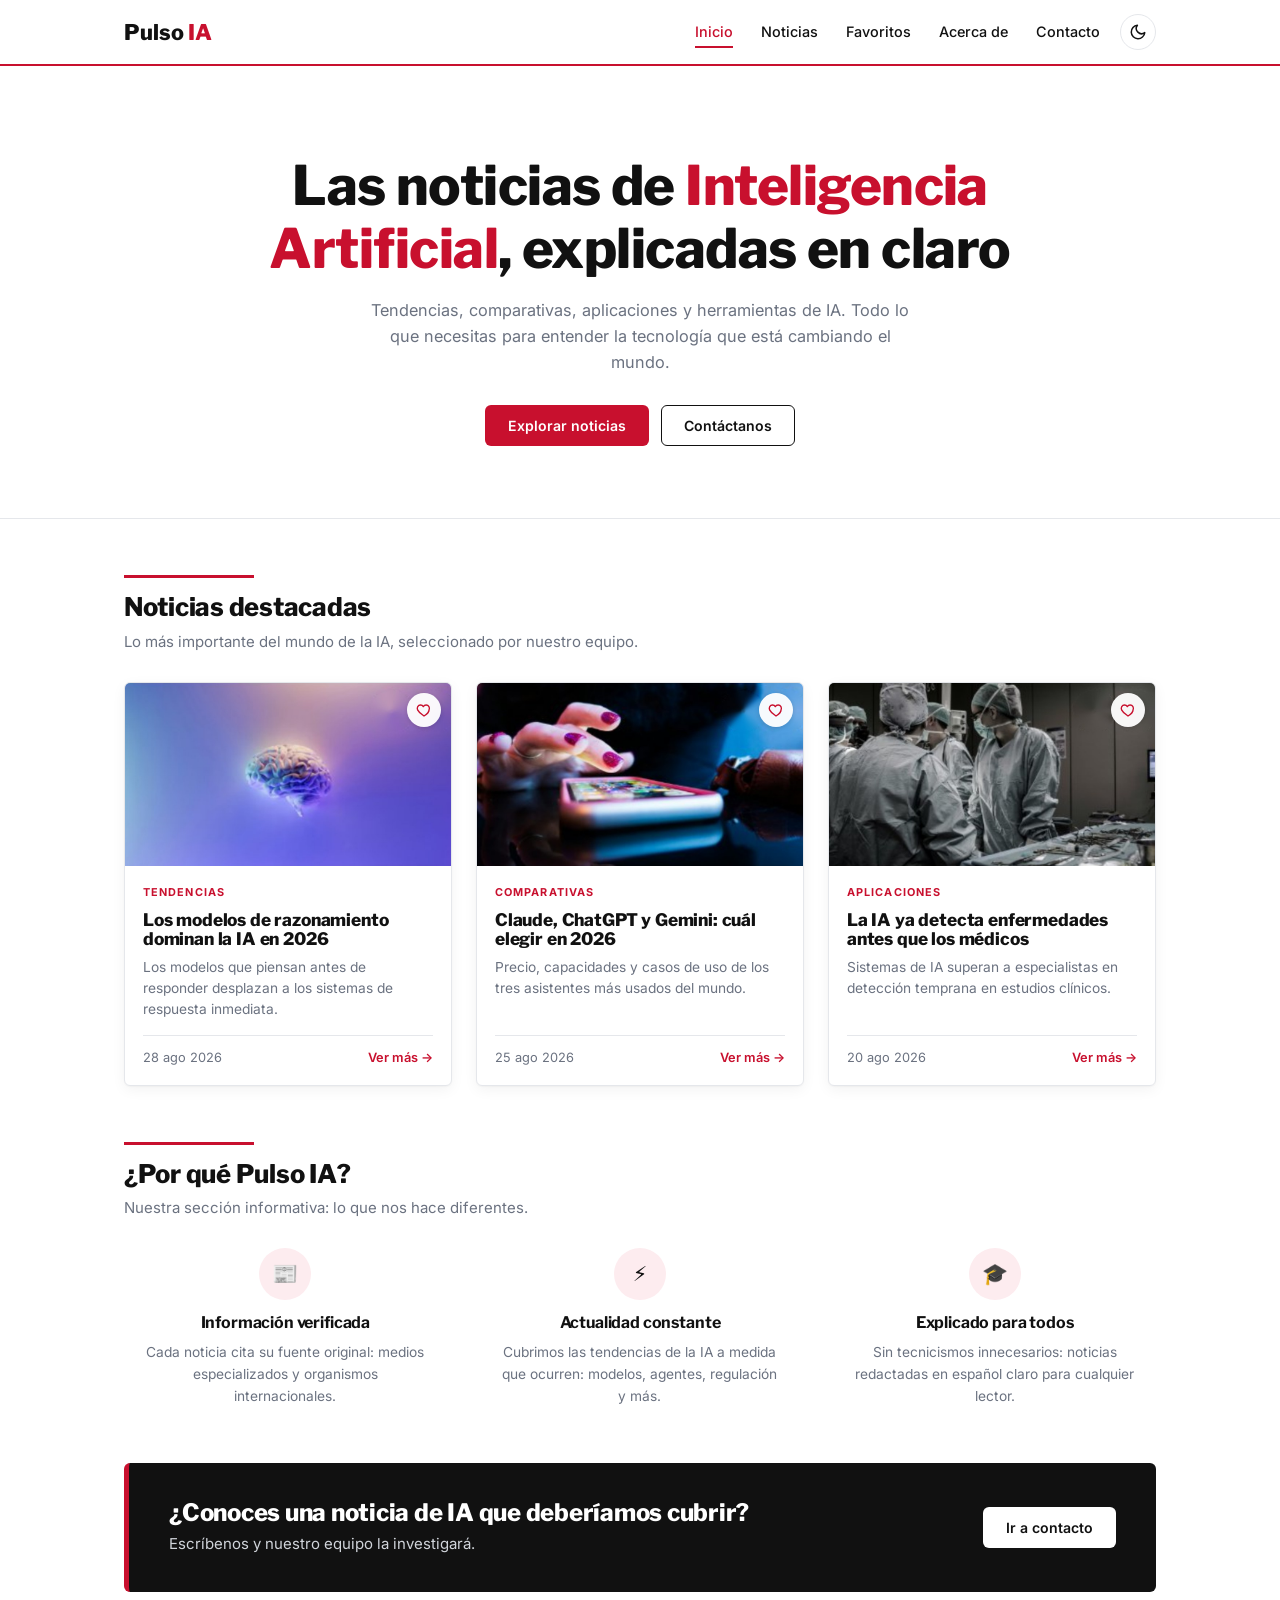
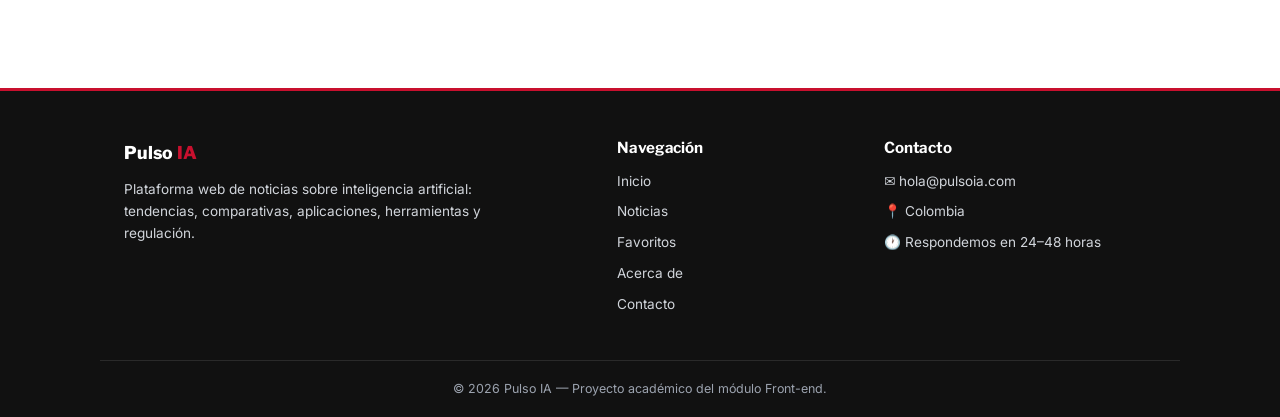
<file: index.html>
<!DOCTYPE html>
<html lang="es">
<head>
  <meta charset="UTF-8">
  <meta name="viewport" content="width=device-width, initial-scale=1.0">
  <meta name="description" content="Pulso IA: noticias de inteligencia artificial explicadas en claro.">
  <title>Pulso IA — Noticias de Inteligencia Artificial</title>
  <!-- Tipografías de Google Fonts (si no hay internet, se usan las de respaldo del CSS) -->
  <link rel="preconnect" href="https://fonts.googleapis.com">
  <link rel="preconnect" href="https://fonts.gstatic.com" crossorigin>
  <link href="https://fonts.googleapis.com/css2?family=Inter:wght@400;500;600&family=Libre+Franklin:wght@700;800&display=swap" rel="stylesheet">
  <link rel="stylesheet" href="css/estilos.css">
  <!-- Se carga en el head para aplicar el tema antes de pintar (evita parpadeo) -->
  <script src="js/tema.js"></script>
</head>
<!-- data-pagina le dice a componentes.js qué enlace del menú marcar como activo -->
<body data-pagina="inicio">

  <header id="encabezado" class="encabezado"></header>

  <main>
    <!-- (b) Sección de bienvenida (hero) -->
    <section class="hero">
      <div class="contenedor">
        <h1>Las noticias de <em>Inteligencia Artificial</em>, explicadas en claro</h1>
        <p>Tendencias, comparativas, aplicaciones y herramientas de IA. Todo lo que necesitas
           para entender la tecnología que está cambiando el mundo.</p>
        <div class="hero__botones">
          <a href="noticias.html" class="btn btn--primario">Explorar noticias</a>
          <a href="contacto.html" class="btn btn--secundario">Contáctanos</a>
        </div>
      </div>
    </section>

    <!-- (c) Noticias destacadas: las tarjetas las crea js/inicio.js -->
    <section class="seccion">
      <div class="contenedor">
        <div class="titulo-seccion">
          <h2>Noticias destacadas</h2>
          <p>Lo más importante del mundo de la IA, seleccionado por nuestro equipo.</p>
        </div>
        <div class="cuadricula" id="destacadas" aria-live="polite"></div>
      </div>
    </section>

    <!-- (d) Sección informativa -->
    <section class="seccion" style="padding-top:0">
      <div class="contenedor">
        <div class="titulo-seccion">
          <h2>¿Por qué Pulso IA?</h2>
          <p>Nuestra sección informativa: lo que nos hace diferentes.</p>
        </div>
        <div class="valores">
          <article class="valor">
            <div class="valor__icono" aria-hidden="true">📰</div>
            <h3>Información verificada</h3>
            <p>Cada noticia cita su fuente original: medios especializados y organismos internacionales.</p>
          </article>
          <article class="valor">
            <div class="valor__icono" aria-hidden="true">⚡</div>
            <h3>Actualidad constante</h3>
            <p>Cubrimos las tendencias de la IA a medida que ocurren: modelos, agentes, regulación y más.</p>
          </article>
          <article class="valor">
            <div class="valor__icono" aria-hidden="true">🎓</div>
            <h3>Explicado para todos</h3>
            <p>Sin tecnicismos innecesarios: noticias redactadas en español claro para cualquier lector.</p>
          </article>
        </div>
      </div>
    </section>

    <!-- (e) Banner de llamado a la acción -->
    <section class="seccion" style="padding-top:0">
      <div class="contenedor">
        <div class="cta">
          <div>
            <h2>¿Conoces una noticia de IA que deberíamos cubrir?</h2>
            <p>Escríbenos y nuestro equipo la investigará.</p>
          </div>
          <a href="contacto.html?asunto=Propuesta%20de%20noticia" class="btn btn--claro">Ir a contacto</a>
        </div>
      </div>
    </section>
  </main>

  <footer id="pie" class="pie"></footer>

  <!-- El orden importa: primero los datos, luego los componentes y al final la página -->
  <script src="js/noticias-semilla.js"></script>
  <script src="js/datos.js"></script>
  <script src="js/componentes.js"></script>
  <script src="js/inicio.js"></script>
</body>
</html>
</file>
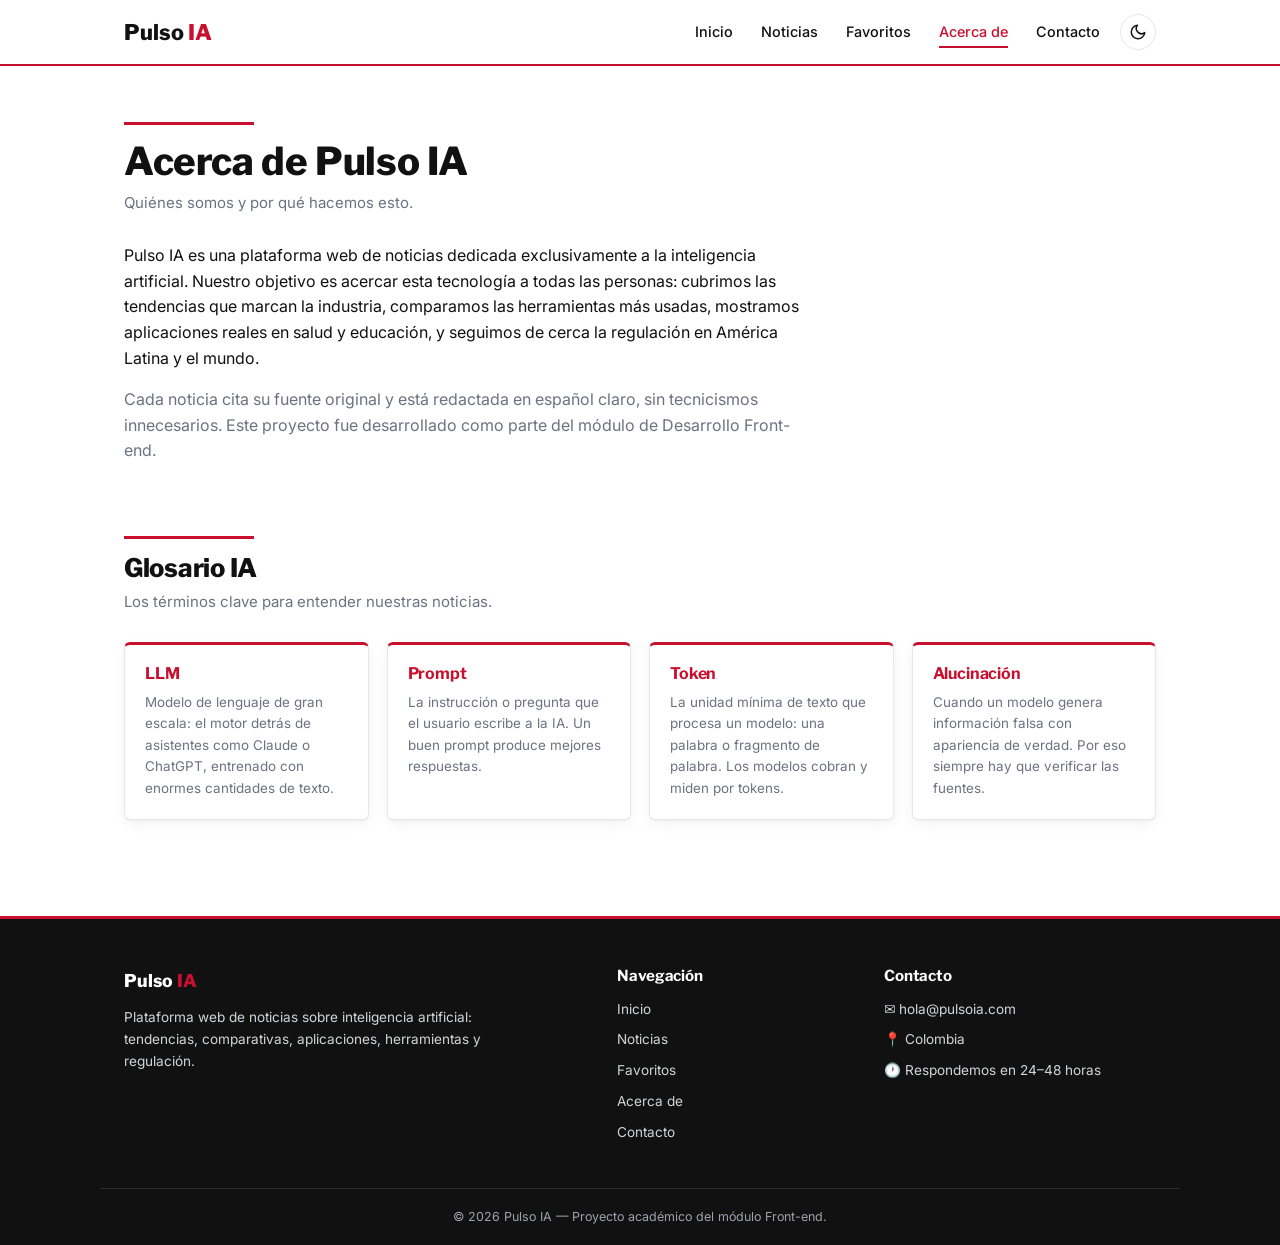
<file: acerca.html>
<!DOCTYPE html>
<html lang="es">
<head>
  <meta charset="UTF-8">
  <meta name="viewport" content="width=device-width, initial-scale=1.0">
  <title>Acerca de — Pulso IA</title>
  <link rel="preconnect" href="https://fonts.googleapis.com">
  <link rel="preconnect" href="https://fonts.gstatic.com" crossorigin>
  <link href="https://fonts.googleapis.com/css2?family=Inter:wght@400;500;600&family=Libre+Franklin:wght@700;800&display=swap" rel="stylesheet">
  <link rel="stylesheet" href="css/estilos.css">
  <!-- Se carga en el head para aplicar el tema antes de pintar (evita parpadeo) -->
  <script src="js/tema.js"></script>
</head>
<body data-pagina="acerca">

  <header id="encabezado" class="encabezado"></header>

  <main>
    <!-- (a) y (b) Presentación del proyecto -->
    <section class="seccion">
      <div class="contenedor">
        <div class="titulo-seccion">
          <h1>Acerca de Pulso IA</h1>
          <p>Quiénes somos y por qué hacemos esto.</p>
        </div>
        <div class="acerca__texto">
          <p>Pulso IA es una plataforma web de noticias dedicada exclusivamente a la inteligencia
             artificial. Nuestro objetivo es acercar esta tecnología a todas las personas: cubrimos
             las tendencias que marcan la industria, comparamos las herramientas más usadas,
             mostramos aplicaciones reales en salud y educación, y seguimos de cerca la regulación
             en América Latina y el mundo.</p>
          <p class="destacado">Cada noticia cita su fuente original y está redactada en español claro,
             sin tecnicismos innecesarios. Este proyecto fue desarrollado como parte del módulo de
             Desarrollo Front-end.</p>
        </div>
      </div>
    </section>

    <!-- (c) Glosario IA -->
    <section class="seccion" style="padding-top:0">
      <div class="contenedor">
        <div class="titulo-seccion">
          <h2>Glosario IA</h2>
          <p>Los términos clave para entender nuestras noticias.</p>
        </div>
        <!-- <dl> (lista de definiciones) es la etiqueta semántica ideal para un glosario,
             pero usamos <article> para poder darle a cada término su tarjeta -->
        <div class="glosario">
          <article class="termino">
            <h3>LLM</h3>
            <p>Modelo de lenguaje de gran escala: el motor detrás de asistentes como Claude o
               ChatGPT, entrenado con enormes cantidades de texto.</p>
          </article>
          <article class="termino">
            <h3>Prompt</h3>
            <p>La instrucción o pregunta que el usuario escribe a la IA. Un buen prompt produce
               mejores respuestas.</p>
          </article>
          <article class="termino">
            <h3>Token</h3>
            <p>La unidad mínima de texto que procesa un modelo: una palabra o fragmento de palabra.
               Los modelos cobran y miden por tokens.</p>
          </article>
          <article class="termino">
            <h3>Alucinación</h3>
            <p>Cuando un modelo genera información falsa con apariencia de verdad. Por eso siempre
               hay que verificar las fuentes.</p>
          </article>
        </div>
      </div>
    </section>
  </main>

  <footer id="pie" class="pie"></footer>

  <script src="js/noticias-semilla.js"></script>
  <script src="js/datos.js"></script>
  <script src="js/componentes.js"></script>
  <script>iniciarPagina();</script>
</body>
</html>
</file>
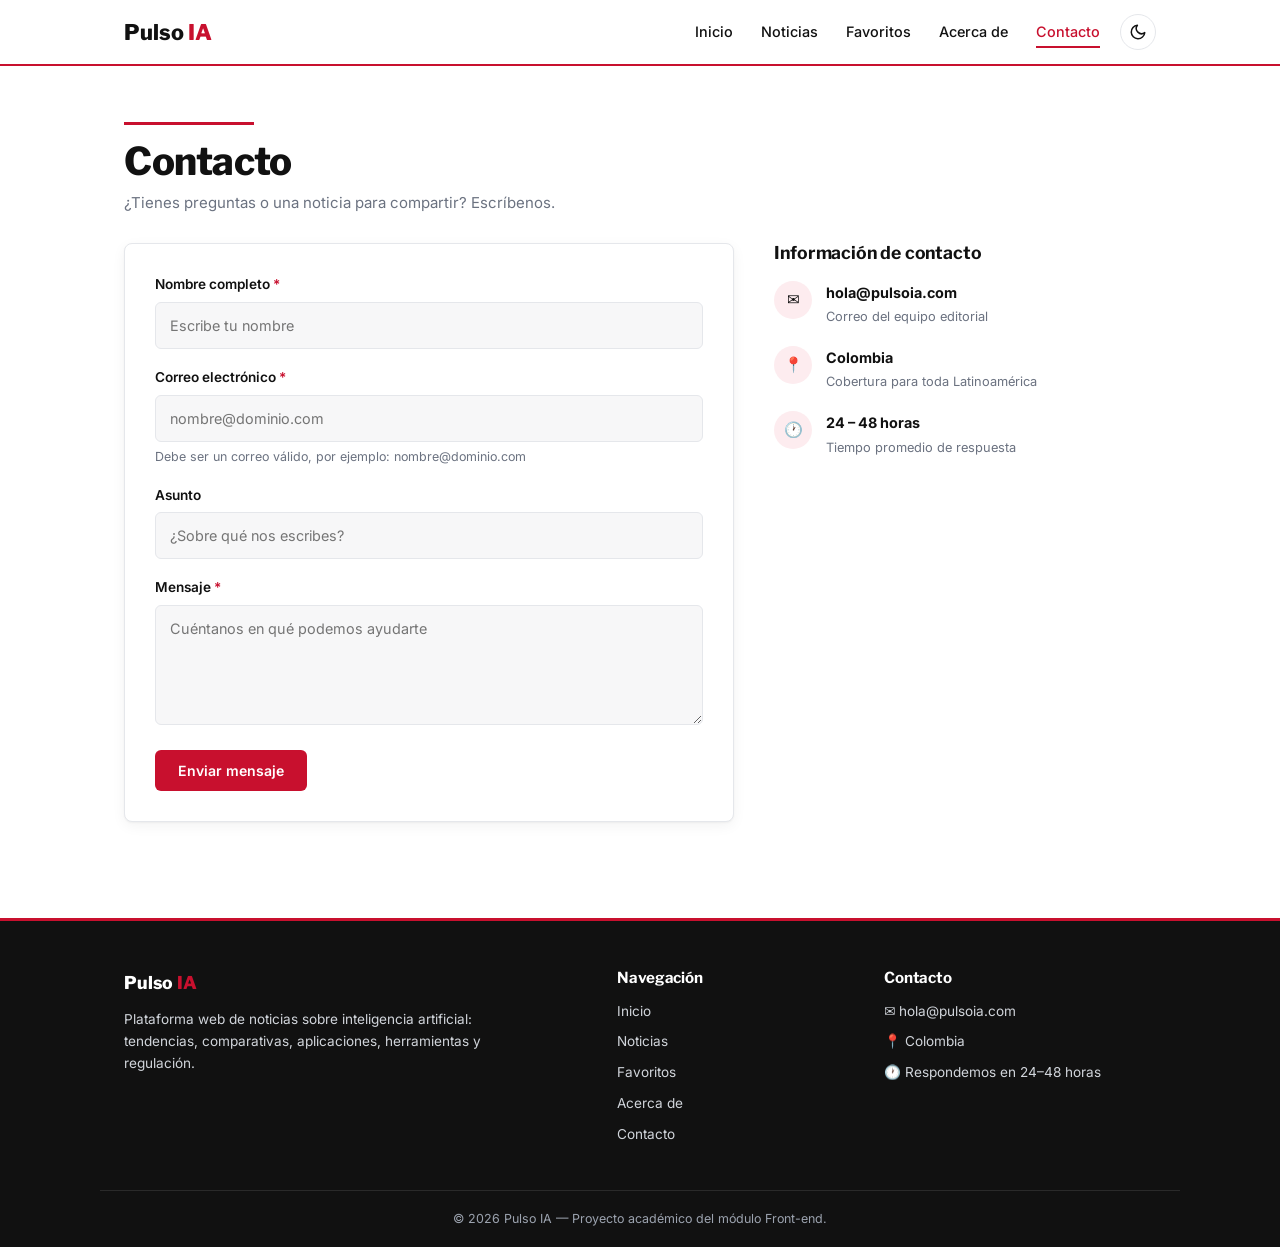
<file: contacto.html>
<!DOCTYPE html>
<html lang="es">
<head>
  <meta charset="UTF-8">
  <meta name="viewport" content="width=device-width, initial-scale=1.0">
  <title>Contacto — Pulso IA</title>
  <link rel="preconnect" href="https://fonts.googleapis.com">
  <link rel="preconnect" href="https://fonts.gstatic.com" crossorigin>
  <link href="https://fonts.googleapis.com/css2?family=Inter:wght@400;500;600&family=Libre+Franklin:wght@700;800&display=swap" rel="stylesheet">
  <link rel="stylesheet" href="css/estilos.css">
  <!-- Se carga en el head para aplicar el tema antes de pintar (evita parpadeo) -->
  <script src="js/tema.js"></script>
</head>
<body data-pagina="contacto">

  <header id="encabezado" class="encabezado"></header>

  <main class="seccion">
    <div class="contenedor">
      <div class="titulo-seccion">
        <h1>Contacto</h1>
        <p>¿Tienes preguntas o una noticia para compartir? Escríbenos.</p>
      </div>

      <div class="contacto-grid">
        <!-- (b) Formulario. "novalidate" desactiva la validación nativa
             para que la haga nuestro JavaScript con mensajes propios -->
        <form class="panel" id="formContacto" novalidate>
          <!-- (c) Mensaje de confirmación: oculto hasta que el envío sea válido -->
          <div class="alerta alerta--exito" id="exito" role="status" hidden>
            ✔ ¡Gracias! Tu mensaje ha sido enviado correctamente. Te responderemos pronto.
          </div>

          <div class="campo">
            <label for="nombre">Nombre completo <span class="req">*</span></label>
            <input type="text" id="nombre" name="nombre" placeholder="Escribe tu nombre" autocomplete="name">
            <span class="error">Escribe tu nombre (mínimo 3 caracteres).</span>
          </div>

          <div class="campo">
            <label for="correo">Correo electrónico <span class="req">*</span></label>
            <input type="email" id="correo" name="correo" placeholder="nombre@dominio.com" autocomplete="email">
            <span class="ayuda">Debe ser un correo válido, por ejemplo: nombre@dominio.com</span>
            <span class="error">El correo no es válido. Ejemplo: nombre@dominio.com</span>
          </div>

          <div class="campo">
            <label for="asunto">Asunto</label>
            <input type="text" id="asunto" name="asunto" placeholder="¿Sobre qué nos escribes?">
          </div>

          <div class="campo">
            <label for="mensaje">Mensaje <span class="req">*</span></label>
            <textarea id="mensaje" name="mensaje" placeholder="Cuéntanos en qué podemos ayudarte"></textarea>
            <span class="error">Escribe un mensaje de al menos 10 caracteres.</span>
          </div>

          <button type="submit" class="btn btn--primario">Enviar mensaje</button>
        </form>

        <!-- (d) Columna lateral con la información del equipo -->
        <aside class="info-contacto">
          <h2>Información de contacto</h2>
          <div class="info-item">
            <div class="valor__icono" aria-hidden="true">✉</div>
            <div><strong>hola@pulsoia.com</strong><span>Correo del equipo editorial</span></div>
          </div>
          <div class="info-item">
            <div class="valor__icono" aria-hidden="true">📍</div>
            <div><strong>Colombia</strong><span>Cobertura para toda Latinoamérica</span></div>
          </div>
          <div class="info-item">
            <div class="valor__icono" aria-hidden="true">🕐</div>
            <div><strong>24 – 48 horas</strong><span>Tiempo promedio de respuesta</span></div>
          </div>
        </aside>
      </div>
    </div>
  </main>

  <footer id="pie" class="pie"></footer>

  <script src="js/noticias-semilla.js"></script>
  <script src="js/datos.js"></script>
  <script src="js/componentes.js"></script>
  <script src="js/validacion.js"></script>
  <script src="js/contacto.js"></script>
</body>
</html>
</file>
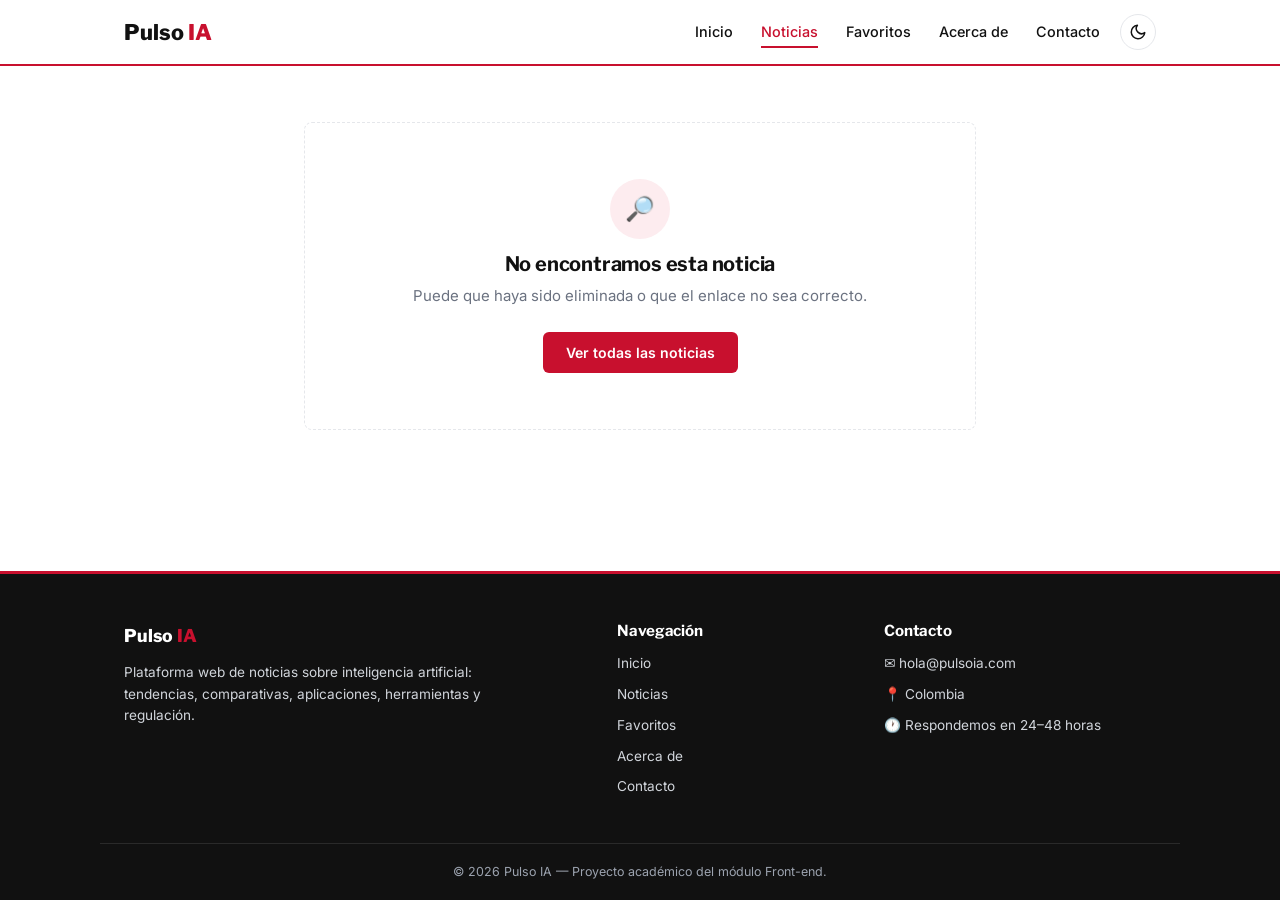
<file: detalle.html>
<!DOCTYPE html>
<html lang="es">
<head>
  <meta charset="UTF-8">
  <meta name="viewport" content="width=device-width, initial-scale=1.0">
  <title>Noticia — Pulso IA</title>
  <link rel="preconnect" href="https://fonts.googleapis.com">
  <link rel="preconnect" href="https://fonts.gstatic.com" crossorigin>
  <link href="https://fonts.googleapis.com/css2?family=Inter:wght@400;500;600&family=Libre+Franklin:wght@700;800&display=swap" rel="stylesheet">
  <link rel="stylesheet" href="css/estilos.css">
  <!-- Se carga en el head para aplicar el tema antes de pintar (evita parpadeo) -->
  <script src="js/tema.js"></script>
</head>
<!-- El detalle pertenece a la sección "Noticias" del menú -->
<body data-pagina="noticias">

  <header id="encabezado" class="encabezado"></header>

  <main class="seccion">
    <div class="contenedor contenedor--angosto">
      <!-- js/detalle.js lee el ?id= de la URL y construye aquí el artículo -->
      <article class="articulo" id="articulo" aria-live="polite">
        <p class="migas">Cargando noticia…</p>
      </article>
    </div>
  </main>

  <footer id="pie" class="pie"></footer>

  <script src="js/noticias-semilla.js"></script>
  <script src="js/datos.js"></script>
  <script src="js/componentes.js"></script>
  <script src="js/detalle.js"></script>
</body>
</html>
</file>
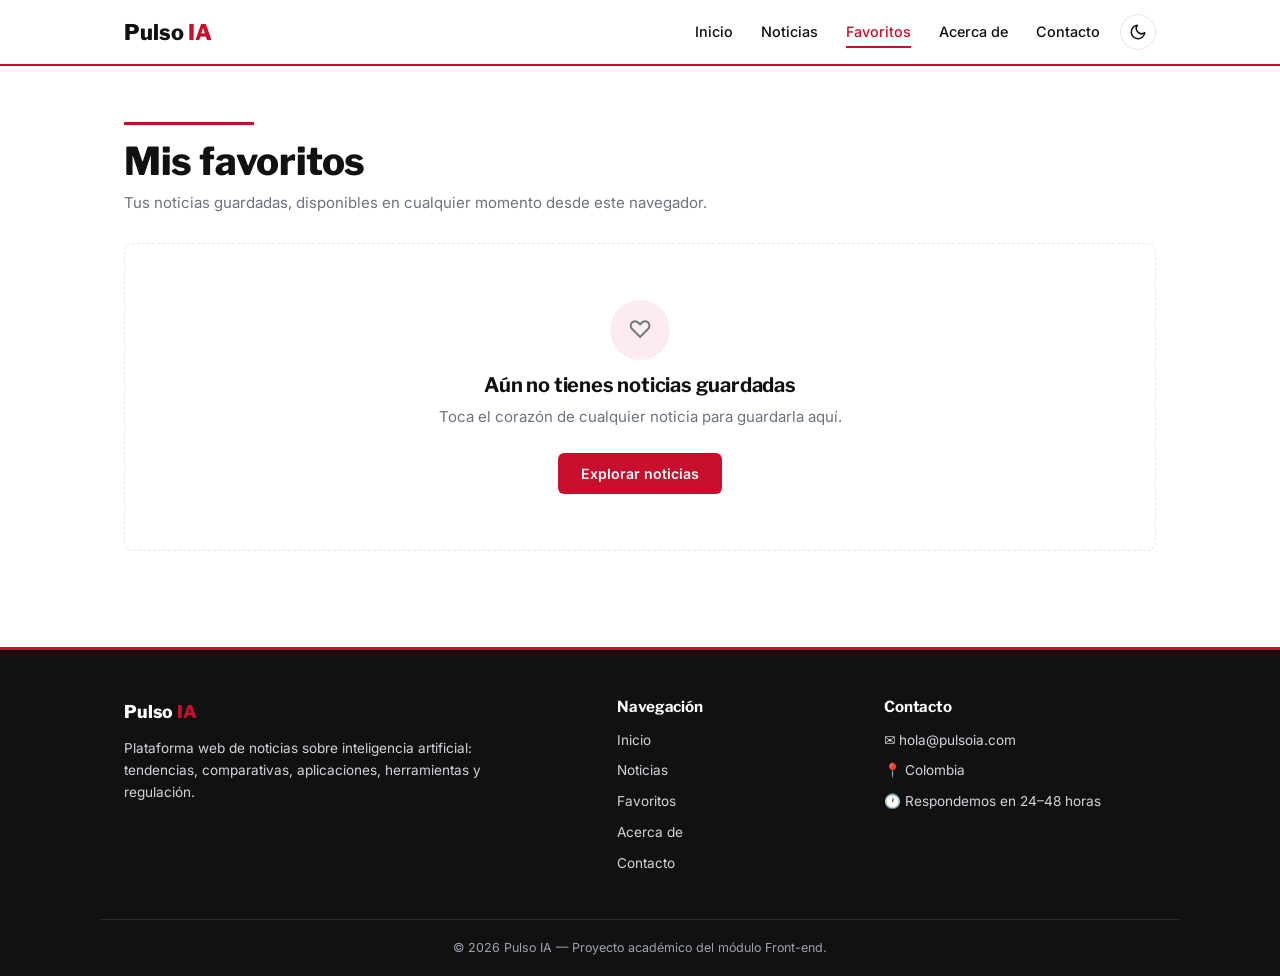
<file: favoritos.html>
<!DOCTYPE html>
<html lang="es">
<head>
  <meta charset="UTF-8">
  <meta name="viewport" content="width=device-width, initial-scale=1.0">
  <title>Mis favoritos — Pulso IA</title>
  <link rel="preconnect" href="https://fonts.googleapis.com">
  <link rel="preconnect" href="https://fonts.gstatic.com" crossorigin>
  <link href="https://fonts.googleapis.com/css2?family=Inter:wght@400;500;600&family=Libre+Franklin:wght@700;800&display=swap" rel="stylesheet">
  <link rel="stylesheet" href="css/estilos.css">
  <!-- Se carga en el head para aplicar el tema antes de pintar (evita parpadeo) -->
  <script src="js/tema.js"></script>
</head>
<body data-pagina="favoritos">

  <header id="encabezado" class="encabezado"></header>

  <main class="seccion">
    <div class="contenedor">
      <!-- (a) Título y descripción -->
      <div class="titulo-seccion">
        <h1>Mis favoritos</h1>
        <p>Tus noticias guardadas, disponibles en cualquier momento desde este navegador.</p>
      </div>

      <!-- (b) Indicador con el número de guardadas -->
      <div class="alerta alerta--marca" id="contador" role="status"></div>

      <!-- (c) Cuadrícula de favoritas -->
      <div class="cuadricula" id="favoritos"></div>
    </div>
  </main>

  <footer id="pie" class="pie"></footer>

  <script src="js/noticias-semilla.js"></script>
  <script src="js/datos.js"></script>
  <script src="js/componentes.js"></script>
  <script src="js/favoritos.js"></script>
</body>
</html>
</file>
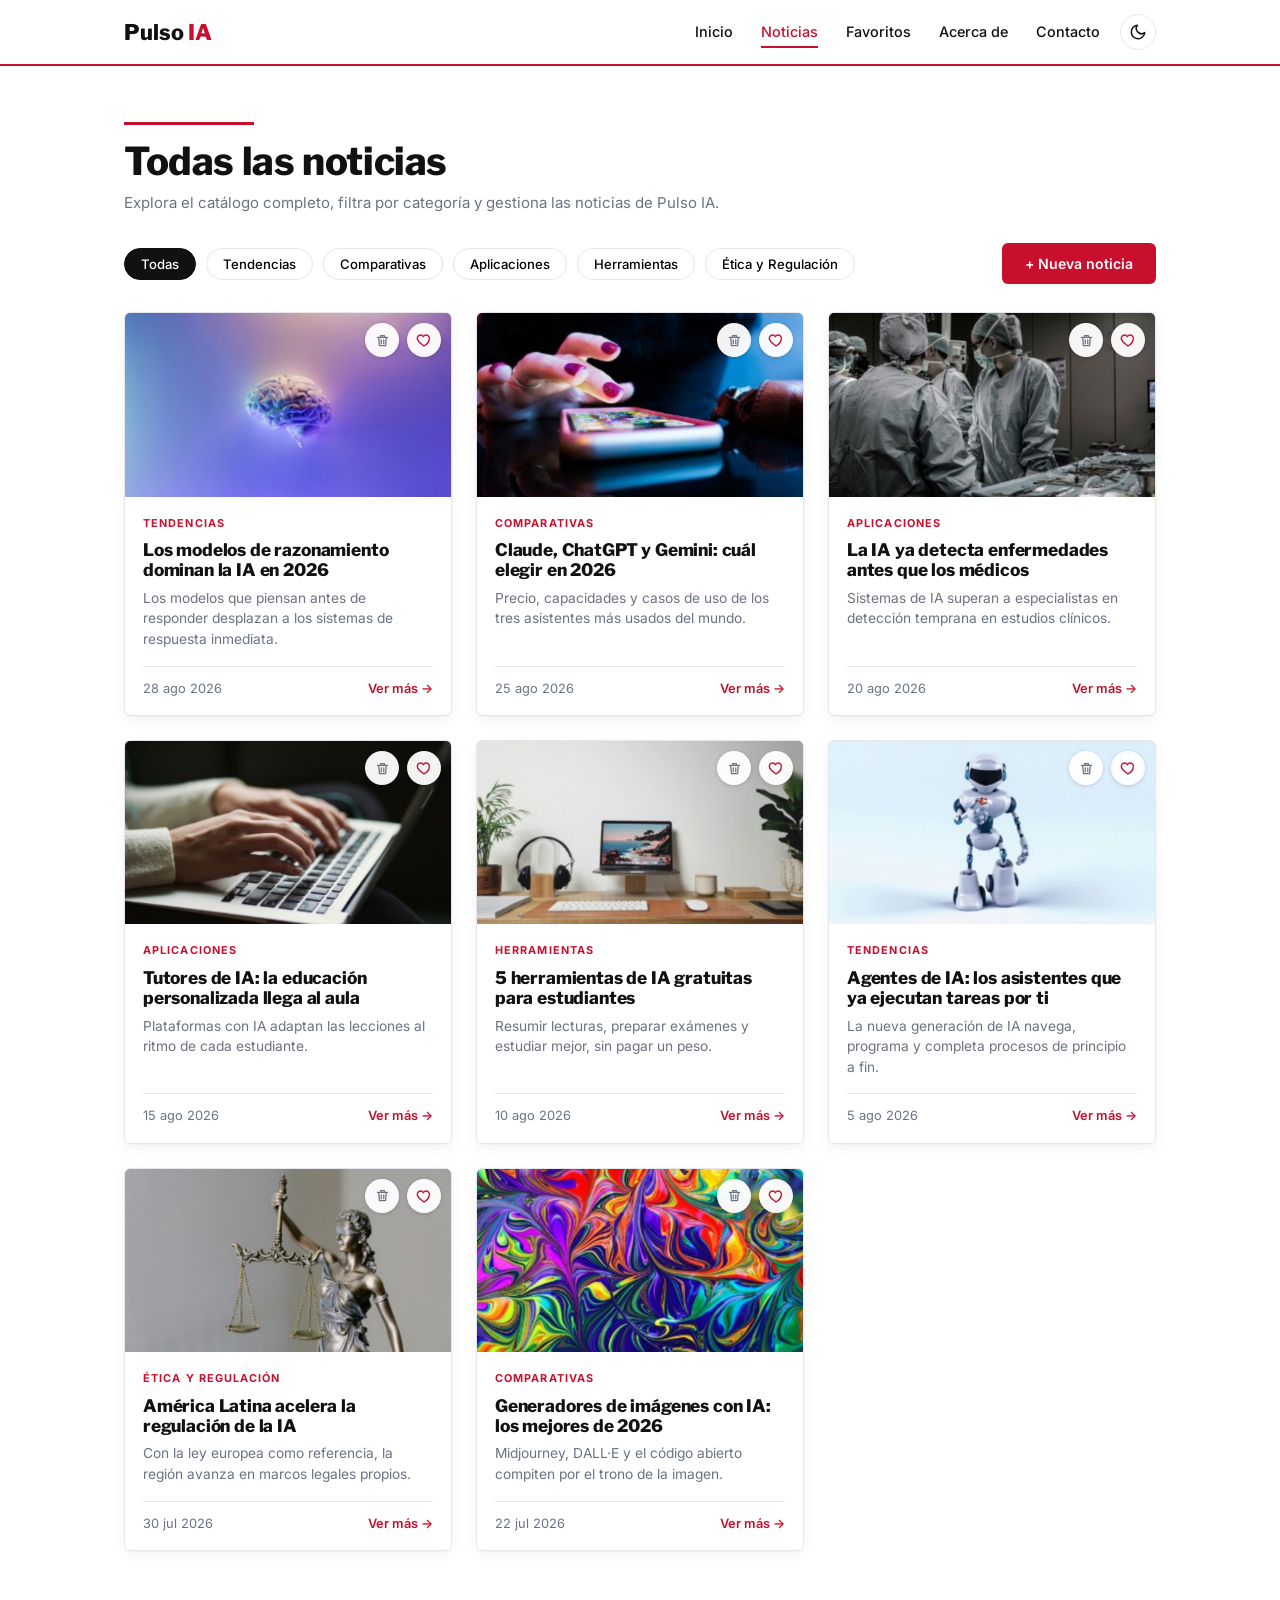
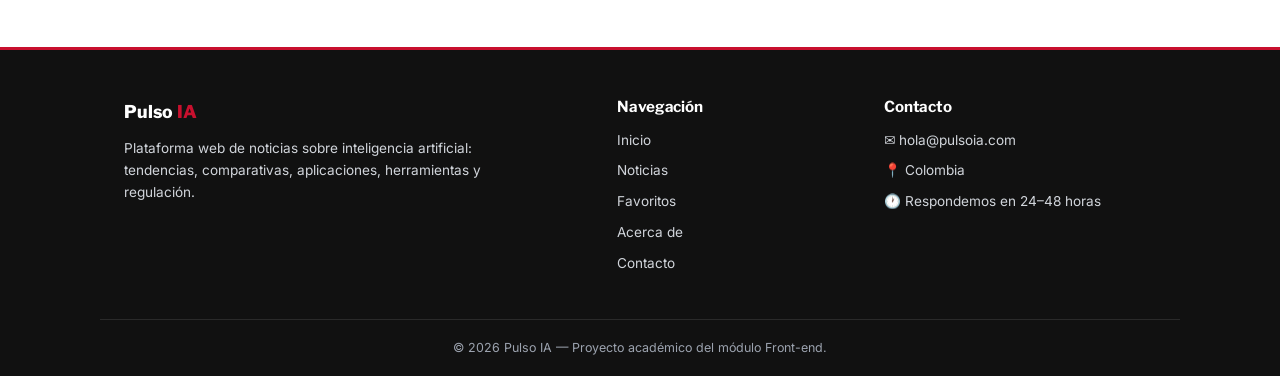
<file: noticias.html>
<!DOCTYPE html>
<html lang="es">
<head>
  <meta charset="UTF-8">
  <meta name="viewport" content="width=device-width, initial-scale=1.0">
  <title>Noticias — Pulso IA</title>
  <link rel="preconnect" href="https://fonts.googleapis.com">
  <link rel="preconnect" href="https://fonts.gstatic.com" crossorigin>
  <link href="https://fonts.googleapis.com/css2?family=Inter:wght@400;500;600&family=Libre+Franklin:wght@700;800&display=swap" rel="stylesheet">
  <link rel="stylesheet" href="css/estilos.css">
  <!-- Se carga en el head para aplicar el tema antes de pintar (evita parpadeo) -->
  <script src="js/tema.js"></script>
</head>
<body data-pagina="noticias">

  <header id="encabezado" class="encabezado"></header>

  <main class="seccion">
    <div class="contenedor">
      <!-- (a) Título y descripción -->
      <div class="titulo-seccion">
        <h1>Todas las noticias</h1>
        <p>Explora el catálogo completo, filtra por categoría y gestiona las noticias de Pulso IA.</p>
      </div>

      <!-- (b) Filtros y (c) botón de creación.
           Cada chip guarda su categoría en data-categoria -->
      <div class="filtros" id="filtros" role="group" aria-label="Filtrar por categoría">
        <button class="chip activo" data-categoria="Todas" aria-pressed="true">Todas</button>
        <button class="chip" data-categoria="Tendencias" aria-pressed="false">Tendencias</button>
        <button class="chip" data-categoria="Comparativas" aria-pressed="false">Comparativas</button>
        <button class="chip" data-categoria="Aplicaciones" aria-pressed="false">Aplicaciones</button>
        <button class="chip" data-categoria="Herramientas" aria-pressed="false">Herramientas</button>
        <button class="chip" data-categoria="Ética y Regulación" aria-pressed="false">Ética y Regulación</button>
        <button class="btn btn--primario" id="btnNueva">+ Nueva noticia</button>
      </div>

      <!-- (d) Cuadrícula: la llena js/noticias.js -->
      <div class="cuadricula" id="listado" aria-live="polite"></div>
    </div>
  </main>

  <!-- Formulario de creación dentro de un <dialog> (ventana modal nativa de HTML5) -->
  <dialog class="modal" id="modalNoticia" aria-labelledby="tituloModal">
    <form id="formNoticia" novalidate>
      <div class="modal__cabecera">
        <h2 id="tituloModal">Nueva noticia</h2>
        <button type="button" class="modal__cerrar" id="cerrarModal" aria-label="Cerrar">×</button>
      </div>

      <div class="modal__cuerpo">
        <div class="campo">
          <label for="nNombre">Titular <span class="req">*</span></label>
          <input type="text" id="nNombre" name="nombre" maxlength="90" placeholder="Ej: Nuevo modelo de IA supera...">
          <span class="error">Escribe un titular de al menos 10 caracteres.</span>
        </div>

        <div class="fila-campos">
          <div class="campo">
            <label for="nCategoria">Categoría <span class="req">*</span></label>
            <select id="nCategoria" name="categoria">
              <option value="">Selecciona una categoría</option>
            </select>
            <span class="error">Selecciona una categoría.</span>
          </div>
          <div class="campo">
            <label for="nAutor">Autor</label>
            <input type="text" id="nAutor" name="autor" placeholder="Equipo Pulso IA">
          </div>
        </div>

        <div class="campo">
          <label for="nResumen">Resumen <span class="req">*</span></label>
          <input type="text" id="nResumen" name="resumen" maxlength="140" placeholder="Una frase que aparecerá en la tarjeta">
          <span class="ayuda">Máximo 140 caracteres.</span>
          <span class="error">Escribe un resumen de al menos 20 caracteres.</span>
        </div>

        <div class="campo">
          <label for="nContenido">Contenido <span class="req">*</span></label>
          <textarea id="nContenido" name="contenido" placeholder="Texto completo de la noticia. Separa los párrafos con una línea en blanco."></textarea>
          <span class="error">El contenido debe tener al menos 50 caracteres.</span>
        </div>

        <div class="fila-campos">
          <div class="campo">
            <label for="nImagen">Imagen</label>
            <select id="nImagen" name="imagen">
              <option value="img/generica.jpg">Imagen genérica Pulso IA</option>
              <option value="img/razonamiento.jpg">Cerebro digital</option>
              <option value="img/comparativa-chatbots.jpg">Teléfono móvil</option>
              <option value="img/ia-medicina.jpg">Equipo médico</option>
              <option value="img/tutores-educacion.jpg">Portátil</option>
              <option value="img/herramientas-estudiantes.jpg">Escritorio</option>
              <option value="img/agentes-ia.jpg">Robot</option>
              <option value="img/regulacion-latam.jpg">Justicia</option>
              <option value="img/generadores-imagenes.jpg">Arte abstracto</option>
            </select>
          </div>
          <div class="campo">
            <label for="nFuente">Fuente</label>
            <input type="text" id="nFuente" name="fuente" placeholder="Ej: Wired">
          </div>
        </div>

        <div class="campo">
          <label for="nUrlFuente">Enlace de la fuente</label>
          <input type="url" id="nUrlFuente" name="urlFuente" placeholder="https://...">
          <span class="error">Escribe un enlace válido que empiece por http:// o https://</span>
        </div>
      </div>

      <div class="modal__pie">
        <button type="button" class="btn btn--secundario" id="cancelarModal">Cancelar</button>
        <button type="submit" class="btn btn--primario">Publicar noticia</button>
      </div>
    </form>
  </dialog>

  <footer id="pie" class="pie"></footer>

  <script src="js/noticias-semilla.js"></script>
  <script src="js/datos.js"></script>
  <script src="js/componentes.js"></script>
  <script src="js/validacion.js"></script>
  <script src="js/noticias.js"></script>
</body>
</html>
</file>
<file: css/estilos.css>
/* ==================================================================
   Pulso IA — Hoja de estilos principal
   ------------------------------------------------------------------
   Índice:
   1. Variables (identidad visual de la Entrega 1)
   2. Base y tipografía
   3. Utilidades de layout
   4. Header y navegación
   5. Botones, chips y formularios
   6. Tarjeta de noticia
   7. Secciones de cada página
   8. Footer
   9. Modal, aviso y estados
   10. Responsive
   ================================================================== */

/* 1. VARIABLES ----------------------------------------------------- */
/* Las variables CSS (custom properties) permiten cambiar la paleta
   en un solo lugar. Valores tomados del punto 4.2 de la Entrega 1. */
:root {
  --blanco: #FFFFFF;
  --tinta: #111111;          /* titulares */
  --gris: #6B7280;           /* textos secundarios */
  --linea: #E5E7EB;          /* divisores */
  --rojo: #C8102E;           /* color de marca */
  --rojo-oscuro: #A00D25;
  --rojo-suave: #FDECEF;
  --fondo-suave: #F7F7F8;
  --verde: #15803D;
  --verde-suave: #EAF7EE;

  --fuente-titulos: 'Libre Franklin', 'Arial Narrow', Arial, sans-serif;
  --fuente-texto: 'Inter', system-ui, -apple-system, 'Segoe UI', sans-serif;

  --radio: 6px;
  --ancho-max: 1080px;
  --sombra: 0 1px 2px rgba(17, 17, 17, .04), 0 4px 14px rgba(17, 17, 17, .05);

  /* Variables de ROL: no cambian con el tema.
     --blanco y --tinta se invierten en modo oscuro, pero algunos elementos
     (footer, banner, aviso y el texto de los botones rojos) deben verse
     siempre oscuros o siempre claros. Para ellos usamos estas dos. */
  --superficie-oscura: #111111;
  --texto-claro: #FFFFFF;
  --texto-claro-suave: #D1D5DB;
  /* Rojo para TEXTO. En modo claro es el mismo color de marca; en modo
     oscuro se aclara, porque el rojo de los botones no alcanza el contraste
     mínimo (4.5:1, WCAG AA) sobre fondo oscuro en textos pequeños. */
  --rojo-texto: var(--rojo);

  /* Le dice al navegador que dibuje los controles nativos (barras de
     desplazamiento, select, checkbox) en versión clara */
  color-scheme: light;
}

/* 1.1 MODO OSCURO (mejora de la entrega final) ---------------------- */
/* js/tema.js pone data-tema="oscuro" en la etiqueta <html>.
   Como todo el sitio usa variables, basta con redefinirlas aquí:
   no hace falta tocar ningún componente. */
[data-tema="oscuro"] {
  --blanco: #16171B;         /* fondo general */
  --tinta: #F3F4F6;          /* texto principal */
  --gris: #A1A1AA;
  --linea: #2E3038;
  --rojo: #E11D48;           /* un rojo más brillante para que contraste sobre fondo oscuro */
  --rojo-oscuro: #BE123C;
  --rojo-suave: #3A1219;
  --fondo-suave: #1F2026;
  --verde: #4ADE80;
  --verde-suave: #0F2A1A;
  --sombra: 0 1px 2px rgba(0, 0, 0, .4), 0 4px 14px rgba(0, 0, 0, .35);

  --rojo-texto: #FB7185;
  --superficie-oscura: #0B0B0E;
  color-scheme: dark;
}

/* 2. BASE ---------------------------------------------------------- */
*, *::before, *::after { box-sizing: border-box; }

body {
  margin: 0;
  font-family: var(--fuente-texto);
  font-size: 15px;
  line-height: 1.6;
  color: var(--tinta);
  background: var(--blanco);
  display: flex;               /* footer siempre abajo */
  flex-direction: column;
  min-height: 100vh;
}

main { flex: 1; }

h1, h2, h3 {
  font-family: var(--fuente-titulos);
  line-height: 1.15;
  margin: 0 0 .5rem;
  letter-spacing: -.01em;
}

img { max-width: 100%; display: block; }
a { color: inherit; }
p { margin: 0 0 1rem; }

:focus-visible { outline: 2px solid var(--rojo); outline-offset: 2px; }

/* 3. LAYOUT -------------------------------------------------------- */
.contenedor {
  width: 100%;
  max-width: var(--ancho-max);
  margin: 0 auto;
  padding: 0 24px;
}

.contenedor--angosto { max-width: 720px; }

.seccion { padding: 56px 0; }

/* Título de sección con la línea roja superior (sello editorial) */
.titulo-seccion { margin-bottom: 28px; }
.titulo-seccion::before {
  content: '';
  display: block;
  width: 130px;
  height: 3px;
  background: var(--rojo);
  margin-bottom: 14px;
}
.titulo-seccion h1 { font-size: 2.4rem; font-weight: 800; }
.titulo-seccion h2 { font-size: 1.6rem; font-weight: 800; }
.titulo-seccion p { color: var(--gris); margin: 0; }

.cuadricula {
  display: grid;
  grid-template-columns: repeat(auto-fill, minmax(280px, 1fr));
  gap: 24px;
}

.oculto-visual {   /* visible solo para lectores de pantalla */
  position: absolute; width: 1px; height: 1px; overflow: hidden;
  clip: rect(0 0 0 0); white-space: nowrap;
}

/* 4. HEADER -------------------------------------------------------- */
.encabezado {
  position: sticky;
  top: 0;
  z-index: 50;
  background: var(--blanco);
  border-bottom: 2px solid var(--rojo);
}

.encabezado__interno {
  display: flex;
  align-items: center;
  justify-content: space-between;
  height: 64px;
}

.logo {
  font-family: var(--fuente-titulos);
  font-weight: 800;
  font-size: 1.35rem;
  text-decoration: none;
  color: var(--tinta);
}
.logo span { color: var(--rojo-texto); }

.nav {
  display: flex;
  gap: 28px;
  list-style: none;
  margin: 0;
  padding: 0;
}

.nav a {
  font-size: .9rem;
  font-weight: 500;
  text-decoration: none;
  padding: 6px 0;
  border-bottom: 2px solid transparent;
  transition: color .2s, border-color .2s;
}
.nav a:hover { color: var(--rojo-texto); }
.nav a.activo { color: var(--rojo-texto); border-bottom-color: var(--rojo-texto); }

.menu-toggle {
  display: none;
  background: none;
  border: 0;
  cursor: pointer;
  color: var(--tinta);
}
.menu-toggle svg { fill: currentColor; }

/* El menú queda a la derecha, junto al botón de tema */
.encabezado__interno nav { margin-left: auto; }

/* Botón para cambiar entre modo claro y oscuro */
.tema-toggle {
  display: grid;
  place-items: center;
  width: 36px;
  height: 36px;
  margin-left: 20px;
  border: 1px solid var(--linea);
  border-radius: 50%;
  background: none;
  color: var(--tinta);
  cursor: pointer;
  transition: border-color .2s, color .2s;
}
.tema-toggle:hover { border-color: var(--rojo-texto); color: var(--rojo-texto); }
.tema-toggle svg { fill: none; stroke: currentColor; stroke-width: 2; stroke-linecap: round; stroke-linejoin: round; }

/* Transición suave de colores al cambiar de tema */
body, .encabezado {
  transition: background-color .3s, color .3s, border-color .3s;
}

/* 5. BOTONES, CHIPS Y FORMULARIOS ---------------------------------- */
.btn {
  display: inline-flex;
  align-items: center;
  justify-content: center;
  gap: 8px;
  padding: 11px 22px;
  font: 600 .88rem var(--fuente-texto);
  border-radius: var(--radio);
  border: 1.5px solid transparent;
  cursor: pointer;
  text-decoration: none;
  transition: background .2s, color .2s, border-color .2s, transform .1s;
}
.btn:active { transform: translateY(1px); }

.btn--primario { background: var(--rojo); color: var(--texto-claro); }
.btn--primario:hover { background: var(--rojo-oscuro); }

.btn--secundario { background: var(--blanco); color: var(--tinta); border-color: var(--tinta); }
.btn--secundario:hover { background: var(--tinta); color: var(--blanco); }

.btn--peligro { background: var(--blanco); color: var(--rojo-texto); border-color: var(--rojo-texto); }
.btn--peligro:hover { background: var(--rojo-suave); }

.btn--claro { background: var(--texto-claro); color: var(--superficie-oscura); }
.btn--claro:hover { background: var(--texto-claro-suave); }

.btn--bloque { width: 100%; margin-top: 14px; padding: 9px; }

.btn svg { width: 16px; height: 16px; fill: currentColor; }

/* Chips de filtro por categoría */
.filtros {
  display: flex;
  flex-wrap: wrap;
  align-items: center;
  gap: 10px;
  margin-bottom: 28px;
}
.filtros .btn--primario { margin-left: auto; }

.chip {
  padding: 7px 16px;
  font: 500 .82rem var(--fuente-texto);
  background: var(--blanco);
  border: 1px solid var(--linea);
  border-radius: 999px;
  cursor: pointer;
  transition: all .2s;
}
.chip:hover { border-color: var(--tinta); }
.chip.activo { background: var(--tinta); color: var(--blanco); border-color: var(--tinta); }

/* Formularios */
.campo { margin-bottom: 18px; }
.campo label { display: block; font-weight: 600; font-size: .85rem; margin-bottom: 6px; }
.campo label .req { color: var(--rojo-texto); }

.campo input,
.campo textarea,
.campo select {
  width: 100%;
  padding: 11px 14px;
  font: inherit;
  font-size: .9rem;
  color: var(--tinta);
  background: var(--fondo-suave);
  border: 1px solid var(--linea);
  border-radius: var(--radio);
  transition: border-color .2s, background .2s;
}
.campo textarea { min-height: 120px; resize: vertical; }
.campo input:focus,
.campo textarea:focus,
.campo select:focus { outline: none; border-color: var(--tinta); background: var(--blanco); }

.campo .ayuda { display: block; font-size: .78rem; color: var(--gris); margin-top: 5px; }
.campo .error { display: none; font-size: .8rem; color: var(--rojo-texto); margin-top: 5px; font-weight: 500; }

/* Estado inválido: lo activa JavaScript agregando la clase .invalido */
.campo.invalido input,
.campo.invalido textarea,
.campo.invalido select { border-color: var(--rojo-texto); background: var(--rojo-suave); }
.campo.invalido .error { display: block; }
.campo.invalido .ayuda { display: none; }

.fila-campos { display: grid; grid-template-columns: 1fr 1fr; gap: 16px; }

/* Alertas */
.alerta {
  padding: 13px 16px;
  border-radius: var(--radio);
  font-size: .88rem;
  font-weight: 500;
  margin-bottom: 22px;
}
.alerta--exito { background: var(--verde-suave); color: var(--verde); border: 1px solid #BFE5CB; }
.alerta--marca { background: var(--rojo-suave); color: var(--rojo-texto); border: 1px dashed #F2A7B3; }

/* 6. TARJETA DE NOTICIA -------------------------------------------- */
.tarjeta {
  display: flex;
  flex-direction: column;
  background: var(--blanco);
  border: 1px solid var(--linea);
  border-radius: var(--radio);
  overflow: hidden;
  box-shadow: var(--sombra);
  transition: transform .2s, box-shadow .2s;
}
.tarjeta:hover { transform: translateY(-3px); box-shadow: 0 8px 24px rgba(17, 17, 17, .09); }

.tarjeta__media { position: relative; }
.tarjeta__media img {
  width: 100%;
  aspect-ratio: 16 / 9;
  object-fit: cover;          /* recorta la imagen sin deformarla */
}

.tarjeta__acciones { position: absolute; top: 10px; right: 10px; display: flex; gap: 8px; }

.icono-btn {
  display: grid;
  place-items: center;
  width: 34px;
  height: 34px;
  border-radius: 50%;
  border: 0;
  background: rgba(255, 255, 255, .95);
  color: var(--gris);
  cursor: pointer;
  box-shadow: 0 1px 4px rgba(0, 0, 0, .15);
  transition: transform .15s, color .2s;
}
.icono-btn:hover { transform: scale(1.1); color: var(--tinta); }
.icono-btn svg { fill: none; stroke: currentColor; stroke-width: 2; stroke-linecap: round; stroke-linejoin: round; }

.icono-btn--fav { color: var(--rojo); }
.icono-btn--fav:hover { color: var(--rojo); }
.icono-btn--fav.activo svg { fill: currentColor; }

.tarjeta__cuerpo { display: flex; flex-direction: column; flex: 1; padding: 18px 18px 16px; }

.categoria {
  display: inline-block;
  font-size: .68rem;
  font-weight: 700;
  letter-spacing: .1em;
  text-transform: uppercase;
  color: var(--rojo-texto);
  margin-bottom: 8px;
}

.tarjeta__titulo { font-size: 1.08rem; font-weight: 800; margin-bottom: 8px; }
.tarjeta__titulo a { text-decoration: none; }
.tarjeta__titulo a:hover { color: var(--rojo-texto); }

.tarjeta__resumen { color: var(--gris); font-size: .86rem; line-height: 1.5; flex: 1; }

.tarjeta__pie {
  display: flex;
  justify-content: space-between;
  align-items: center;
  padding-top: 12px;
  border-top: 1px solid var(--linea);
  font-size: .8rem;
  color: var(--gris);
}

.ver-mas { color: var(--rojo-texto); font-weight: 600; text-decoration: none; }
.ver-mas:hover { text-decoration: underline; }

/* 7. SECCIONES ----------------------------------------------------- */

/* Hero (Inicio) */
.hero { text-align: center; padding: 88px 0 72px; border-bottom: 1px solid var(--linea); }
.hero h1 { font-size: clamp(2.2rem, 5vw, 3.4rem); font-weight: 800; max-width: 760px; margin: 0 auto 18px; }
.hero h1 em { font-style: normal; color: var(--rojo-texto); }
.hero p { color: var(--gris); max-width: 540px; margin: 0 auto 30px; font-size: 1.02rem; }
.hero__botones { display: flex; justify-content: center; gap: 12px; flex-wrap: wrap; }

/* ¿Por qué Pulso IA? */
.valores { display: grid; grid-template-columns: repeat(3, 1fr); gap: 32px; text-align: center; }
.valor__icono {
  display: grid;
  place-items: center;
  width: 52px;
  height: 52px;
  margin: 0 auto 14px;
  font-size: 1.3rem;
  background: var(--rojo-suave);
  border-radius: 50%;
}
.valor h3 { font-size: 1rem; font-weight: 700; }
.valor p { color: var(--gris); font-size: .86rem; max-width: 280px; margin: 0 auto; }

/* Banner de llamado a la acción */
.cta {
  display: flex;
  align-items: center;
  justify-content: space-between;
  gap: 24px;
  padding: 36px 40px;
  background: var(--superficie-oscura);
  color: var(--texto-claro);
  border-left: 5px solid var(--rojo);
  border-radius: var(--radio);
}
.cta h2 { font-size: 1.5rem; font-weight: 800; margin-bottom: 6px; }
.cta p { margin: 0; color: var(--texto-claro-suave); }

/* Detalle de la noticia */
.migas { font-size: .8rem; color: var(--gris); margin-bottom: 18px; }
.migas a { text-decoration: none; }
.migas a:hover { color: var(--rojo-texto); }
.migas [aria-current] { color: var(--rojo-texto); font-weight: 600; }

.articulo h1 { font-size: clamp(1.9rem, 4vw, 2.6rem); font-weight: 800; margin-bottom: 18px; }

.articulo__meta {
  display: flex;
  flex-wrap: wrap;
  gap: 8px 22px;
  padding: 12px 0;
  margin-bottom: 26px;
  border-top: 1px solid var(--linea);
  border-bottom: 1px solid var(--linea);
  font-size: .82rem;
  color: var(--gris);
}
.articulo__meta strong { color: var(--tinta); }

.articulo__imagen { width: 100%; aspect-ratio: 16 / 8.5; object-fit: cover; border-radius: 8px; margin-bottom: 30px; }

.articulo__cuerpo p { font-size: 1rem; line-height: 1.75; color: var(--tinta); }

.articulo__acciones { display: flex; flex-wrap: wrap; gap: 12px; margin: 30px 0 24px; }
.articulo__acciones .btn--primario.activo { background: var(--tinta); }

.fuente {
  padding: 13px 18px;
  font-size: .85rem;
  color: var(--gris);
  background: var(--fondo-suave);
  border-left: 3px solid var(--rojo);
  border-radius: 0 var(--radio) var(--radio) 0;
}
.fuente a { color: var(--rojo-texto); font-weight: 600; }

/* Contacto */
.contacto-grid { display: grid; grid-template-columns: 1.6fr 1fr; gap: 40px; align-items: start; }

.panel {
  padding: 30px;
  background: var(--blanco);
  border: 1px solid var(--linea);
  border-radius: 8px;
  box-shadow: var(--sombra);
}

.info-contacto h2 { font-size: 1.1rem; margin-bottom: 18px; }
.info-item { display: flex; gap: 14px; align-items: flex-start; margin-bottom: 18px; }
.info-item .valor__icono { width: 38px; height: 38px; margin: 0; font-size: .95rem; flex-shrink: 0; }
.info-item strong { display: block; font-size: .9rem; }
.info-item span { font-size: .8rem; color: var(--gris); }

/* Acerca de */
.acerca__texto { max-width: 680px; }
.acerca__texto p { font-size: 1rem; }
.acerca__texto .destacado { color: var(--gris); }

.glosario { display: grid; grid-template-columns: repeat(4, 1fr); gap: 18px; }
.termino {
  padding: 20px;
  border: 1px solid var(--linea);
  border-top: 3px solid var(--rojo);
  border-radius: var(--radio);
  box-shadow: var(--sombra);
}
.termino h3 { font-size: 1rem; color: var(--rojo-texto); }
.termino p { font-size: .84rem; color: var(--gris); margin: 0; }

/* 8. FOOTER -------------------------------------------------------- */
.pie {
  background: var(--superficie-oscura);
  color: var(--texto-claro-suave);
  border-top: 3px solid var(--rojo);
  padding-top: 48px;
  margin-top: 40px;
}
.pie__grid { display: grid; grid-template-columns: 2fr 1fr 1.2fr; gap: 40px; padding-bottom: 36px; }
.pie h3 { font-size: .95rem; color: var(--texto-claro); margin-bottom: 14px; }
.pie p { font-size: .85rem; margin-top: 12px; max-width: 360px; }
.pie ul { list-style: none; padding: 0; margin: 0; }
.pie li { font-size: .85rem; margin-bottom: 9px; }
.pie a { text-decoration: none; }
.pie a:hover { color: var(--texto-claro); text-decoration: underline; }
.logo--claro { color: var(--texto-claro); font-size: 1.1rem; }
.pie__legal { border-top: 1px solid #2A2A2A; padding: 18px 24px; text-align: center; font-size: .78rem; color: #9CA3AF; }

/* 9. MODAL, AVISO Y ESTADOS ---------------------------------------- */
/* <dialog> es un elemento nativo de HTML5 para ventanas modales */
.modal {
  width: min(640px, calc(100% - 32px));
  max-height: calc(100vh - 48px);
  padding: 0;
  border: 0;
  border-radius: 10px;
  background: var(--blanco);
  color: var(--tinta);
  box-shadow: 0 20px 60px rgba(0, 0, 0, .3);
}
.modal::backdrop { background: rgba(17, 17, 17, .55); }
.modal__cabecera {
  display: flex;
  justify-content: space-between;
  align-items: center;
  padding: 20px 28px;
  border-bottom: 1px solid var(--linea);
}
.modal__cabecera h2 { font-size: 1.3rem; margin: 0; }
.modal__cerrar { background: none; border: 0; font-size: 1.6rem; line-height: 1; cursor: pointer; color: var(--gris); }
.modal__cuerpo { padding: 24px 28px 8px; }
.modal__pie { display: flex; justify-content: flex-end; gap: 10px; padding: 16px 28px 24px; }

.aviso {
  position: fixed;
  left: 50%;
  bottom: 28px;
  z-index: 100;
  padding: 12px 20px;
  font-size: .88rem;
  font-weight: 500;
  color: var(--texto-claro);
  background: var(--superficie-oscura);
  border-left: 4px solid var(--rojo);
  border-radius: var(--radio);
  box-shadow: 0 8px 24px rgba(0, 0, 0, .25);
  opacity: 0;
  pointer-events: none;
  transform: translate(-50%, 20px);
  transition: opacity .25s, transform .25s;
}
.aviso.visible { opacity: 1; transform: translate(-50%, 0); }

.vacio {
  grid-column: 1 / -1;
  text-align: center;
  padding: 56px 24px;
  border: 1px dashed var(--linea);
  border-radius: 8px;
  color: var(--gris);
}
.vacio .valor__icono { width: 60px; height: 60px; font-size: 1.5rem; }
.vacio h2 { color: var(--tinta); font-size: 1.25rem; }
.vacio .btn { margin-top: 8px; }

/* Animación de entrada de tarjetas */
@keyframes aparecer { from { opacity: 0; transform: translateY(8px); } to { opacity: 1; transform: none; } }
.cuadricula .tarjeta { animation: aparecer .35s ease both; }

@media (prefers-reduced-motion: reduce) {
  *, *::before, *::after { animation: none !important; transition: none !important; }
}

/* 10. RESPONSIVE --------------------------------------------------- */
/* Tabletas */
@media (max-width: 900px) {
  .glosario { grid-template-columns: repeat(2, 1fr); }
  .contacto-grid { grid-template-columns: 1fr; }
  .pie__grid { grid-template-columns: 1fr 1fr; }
  .pie__grid > div:first-child { grid-column: 1 / -1; }
}

/* Celulares */
@media (max-width: 680px) {
  .contenedor { padding: 0 16px; }
  .seccion { padding: 40px 0; }
  .menu-toggle { display: block; margin-left: auto; }
  .tema-toggle { margin-left: 12px; }
  .encabezado__interno nav { margin-left: 0; }

  /* El menú se oculta y aparece al tocar la hamburguesa */
  .nav {
    display: none;
    position: absolute;
    top: 64px;
    left: 0;
    right: 0;
    flex-direction: column;
    gap: 0;
    padding: 8px 16px 16px;
    background: var(--blanco);
    border-bottom: 2px solid var(--rojo);
  }
  .nav.abierto { display: flex; }
  .nav a { display: block; padding: 12px 0; border-bottom: 1px solid var(--linea); }
  .nav a.activo { border-bottom-color: var(--rojo-texto); }

  .hero { padding: 56px 0 48px; }
  .valores { grid-template-columns: 1fr; }
  .cta { flex-direction: column; align-items: flex-start; padding: 28px 24px; }
  .titulo-seccion h1 { font-size: 1.9rem; }
  .filtros .btn--primario { margin-left: 0; width: 100%; }
  .glosario, .fila-campos, .pie__grid { grid-template-columns: 1fr; }
  .panel { padding: 22px; }
}
</file>
